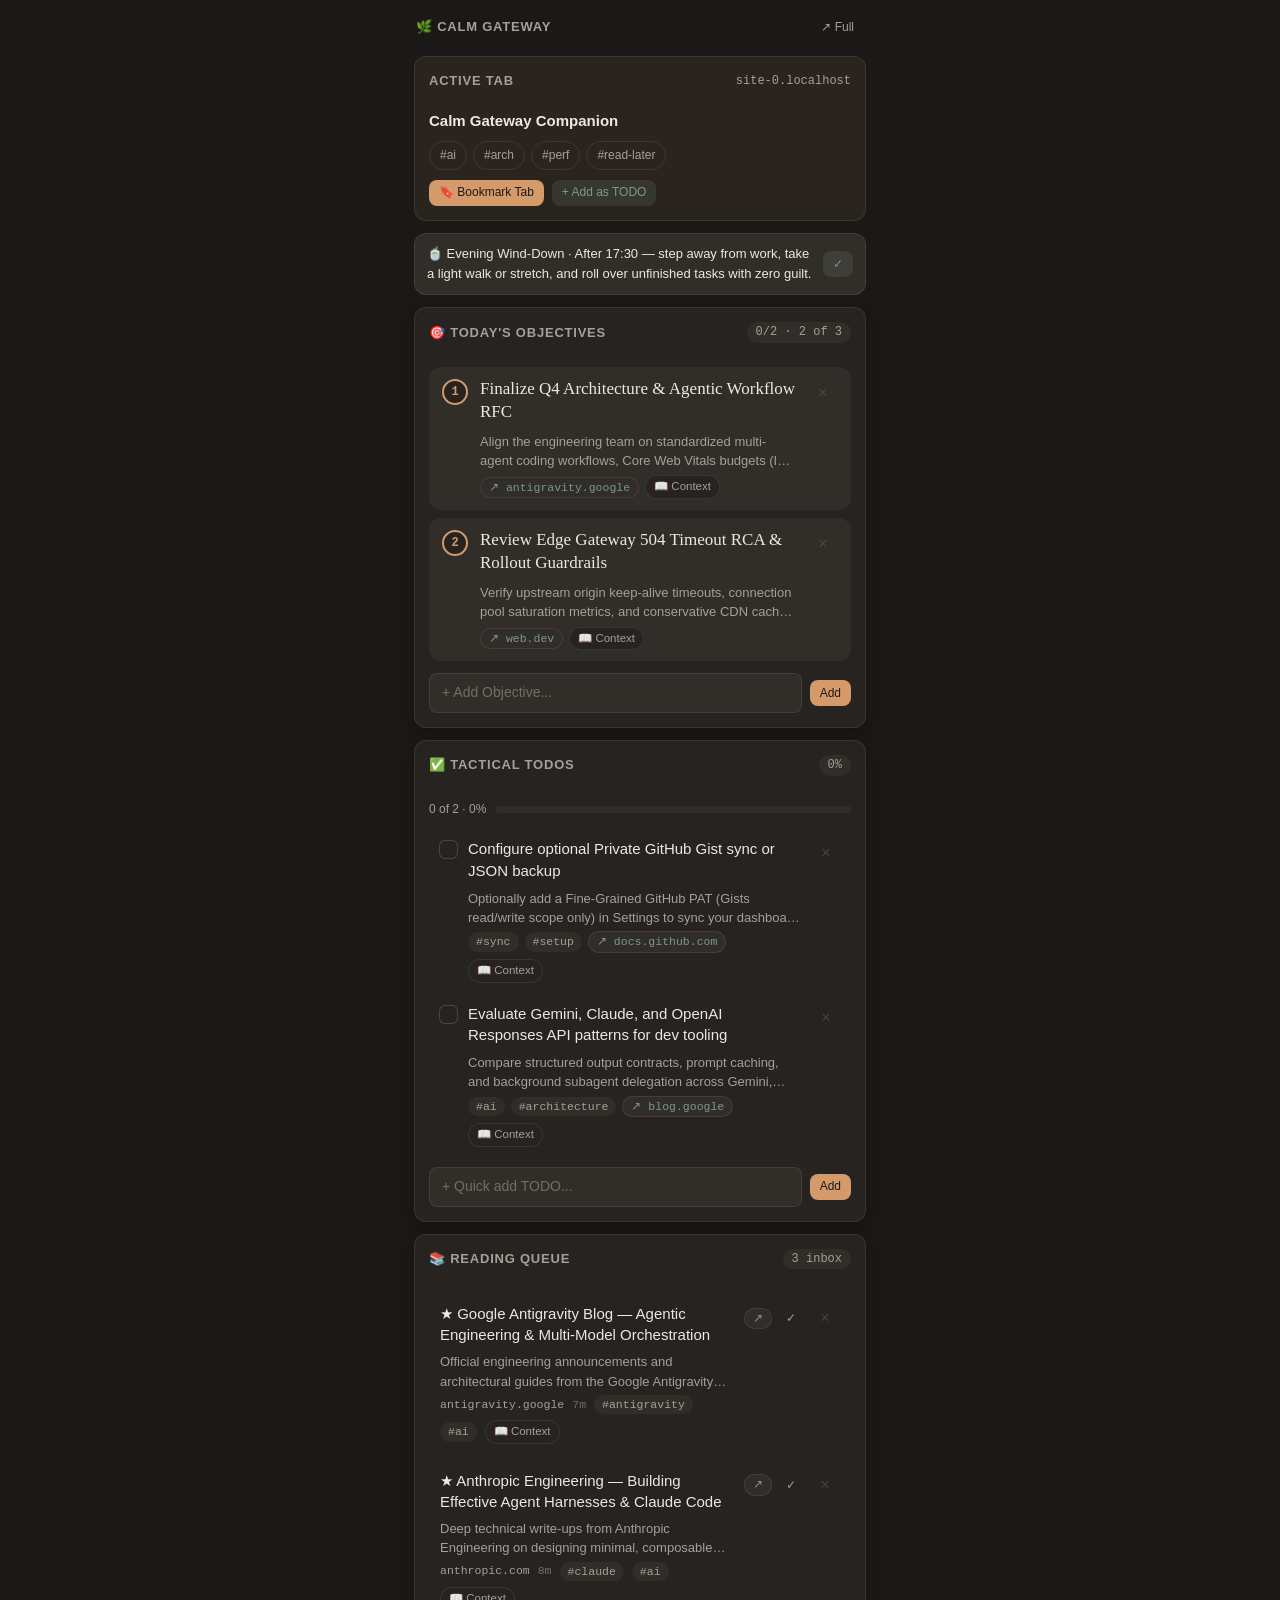
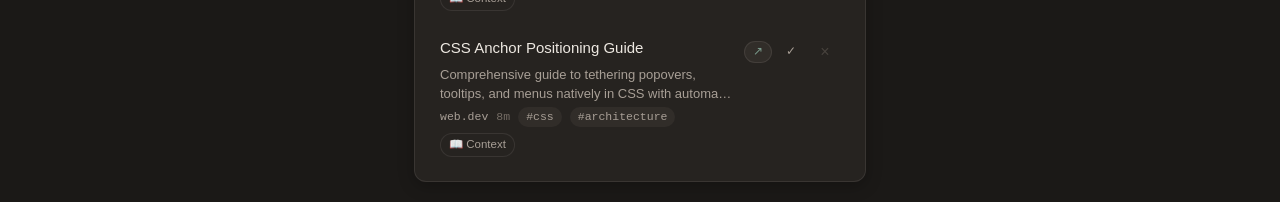
<file: sidepanel.html>
<!doctype html>
<html lang="en" data-view="sidepanel" data-mood="morning" data-theme="auto" data-focus="false">
<head>
  <meta charset="utf-8" />
  <meta name="viewport" content="width=device-width, initial-scale=1" />
  <title>Calm Gateway Companion</title>
  <link rel="stylesheet" href="css/tokens.css" />
  <link rel="stylesheet" href="css/layout.css" />
  <link rel="stylesheet" href="css/components.css" />
</head>
<body>
  <div class="sidepanel-shell" id="sidepanel-shell">
    <!-- Companion Header -->
    <header class="sidepanel-header">
      <h1 class="card-title" id="sp-brand-title">🌿 Calm Gateway</h1>
      <a
        class="btn btn-ghost btn-sm"
        id="sp-open-full-link"
        href="index.html"
        target="_blank"
        rel="noopener noreferrer"
        title="Open Full Calm Gateway in a new tab"
      >↗ Full</a>
    </header>

    <!-- Active Tab Hero Capture Card -->
    <section class="active-tab-hero" id="sp-active-tab-hero" aria-labelledby="sp-active-tab-heading">
      <div class="card-header">
        <span class="card-title" id="sp-active-tab-heading">Active Tab</span>
        <span class="active-tab-domain" id="sp-active-tab-domain">Checking tab…</span>
      </div>
      <h2 class="active-tab-title" id="sp-active-tab-title">Loading active browser tab…</h2>
      <div class="filter-pills" id="sp-active-tab-tags" role="group" aria-label="Quick capture tags">
        <button type="button" class="filter-pill" data-tag="ai" aria-pressed="false">#ai</button>
        <button type="button" class="filter-pill" data-tag="arch" aria-pressed="false">#arch</button>
        <button type="button" class="filter-pill" data-tag="perf" aria-pressed="false">#perf</button>
        <button type="button" class="filter-pill" data-tag="read-later" aria-pressed="false">#read-later</button>
      </div>
      <div class="active-tab-actions">
        <button type="button" class="btn btn-primary btn-sm" id="sp-bookmark-tab-btn">🔖 Bookmark Tab</button>
        <button type="button" class="btn btn-calm btn-sm" id="sp-todo-tab-btn">+ Add as TODO</button>
      </div>
    </section>

    <!-- Circadian Wellness Mini Strip -->
    <section class="wellness-mini-strip" id="sp-wellness-mini-strip" aria-label="Mindful wellness cue">
      <span id="sp-wellness-text">🌿 Mindful Stretch: Roll your shoulders gently.</span>
      <button type="button" class="btn btn-calm btn-sm" id="sp-wellness-done-btn" aria-label="Log mindful break" title="Log break taken">✓</button>
    </section>

    <!-- Today's Objectives ("The Big 3") -->
    <section class="card-panel" aria-labelledby="sp-objectives-heading">
      <div class="card-header">
        <h2 class="card-title" id="sp-objectives-heading">🎯 Today's Objectives</h2>
        <span class="card-badge" id="sp-objectives-badge">0 of 3</span>
      </div>
      <div class="card-body">
        <ul class="objective-list" id="sp-objective-list"></ul>
        <form class="quick-add-form" id="sp-objective-add-form">
          <input
            type="text"
            class="quick-input"
            id="sp-objective-input"
            placeholder="+ Add Objective..."
            aria-label="Add daily objective"
          />
          <button type="submit" class="btn btn-primary btn-sm">Add</button>
        </form>
      </div>
    </section>

    <!-- Tactical TODOs -->
    <section class="card-panel" aria-labelledby="sp-todos-heading">
      <div class="card-header">
        <h2 class="card-title" id="sp-todos-heading">✅ Tactical TODOs</h2>
        <span class="card-badge" id="sp-todos-badge">0%</span>
      </div>
      <div class="card-body">
        <div class="progress-strip">
          <span id="sp-todos-progress-label">0 of 0 · 0%</span>
          <div class="progress-bar-track" aria-hidden="true">
            <div class="progress-bar-fill" id="sp-todos-progress-fill"></div>
          </div>
        </div>
        <ul class="todo-list" id="sp-todo-list"></ul>
        <form class="quick-add-form" id="sp-todo-add-form">
          <input
            type="text"
            class="quick-input"
            id="sp-todo-input"
            placeholder="+ Quick add TODO..."
            aria-label="Quick add tactical TODO"
          />
          <button type="submit" class="btn btn-primary btn-sm">Add</button>
        </form>
      </div>
    </section>

    <!-- Reading Queue (Inbox Bookmarks) -->
    <section class="card-panel" aria-labelledby="sp-bookmarks-heading">
      <div class="card-header">
        <h2 class="card-title" id="sp-bookmarks-heading">📚 Reading Queue</h2>
        <span class="card-badge" id="sp-bookmarks-badge">0 inbox</span>
      </div>
      <div class="card-body">
        <ul class="bookmark-list" id="sp-bookmark-list"></ul>
      </div>
    </section>
  </div>

  <!-- Companion Context & Sources Reader Modal -->
  <dialog class="gateway-modal context-reader-modal" id="sp-context-modal" closedby="any" aria-labelledby="sp-ctx-title">
    <div class="modal-header">
      <span class="pill-badge" id="sp-ctx-badge">Context</span>
      <button type="button" class="btn btn-icon" id="sp-ctx-close-btn" aria-label="Close context view">✕</button>
    </div>
    <div class="modal-body">
      <h2 class="context-reader-headline" id="sp-ctx-title">Item Title</h2>
      <p class="context-prose" id="sp-ctx-prose"></p>
      <section class="context-section" id="sp-ctx-keypoints-wrap" hidden>
        <h3 class="context-section-label">✨ Key Takeaways</h3>
        <ul class="context-keypoints-list" id="sp-ctx-keypoints"></ul>
      </section>
      <section class="context-section">
        <h3 class="context-section-label">🔗 Sources</h3>
        <ul class="source-cards-list" id="sp-ctx-sources"></ul>
      </section>
    </div>
  </dialog>

  <!-- Polite ARIA Toast Region -->
  <div class="toast-region" id="sp-toast-region" aria-live="polite" aria-atomic="true"></div>

  <script type="module" src="js/sidepanel.js"></script>
</body>
</html>
</file>
<file: css/tokens.css>
/* ==========================================================================
   Custom Reading Dashboard — Circadian Design Tokens & Base Reset
   Biophilic Warm Studio Palette: Morning Warmth · Deep Work Flow · Evening Cedar
   ========================================================================== */

:root,
:root[data-mood="morning"] {
  color-scheme: light;

  /* Surfaces */
  --bg-canvas: #FAF6F0;
  --bg-shell-container: rgba(246, 241, 233, 0.88);
  --bg-surface: #FFFFFF;
  --bg-surface-glass: rgba(255, 255, 255, 0.94);
  --bg-subtle: #F2ECE1;
  --bg-wellness: #EBF3EE;
  --bg-wellness-glass: rgba(235, 243, 238, 0.95);
  --bg-elevated: #FFFFFF;
  --drop-marker-color: #C86D51;

  /* Text */
  --text-primary: #2B2623;
  --text-secondary: #6E655F;
  --text-muted: #9C928B;
  --text-on-accent: #FFFFFF;

  /* Accents & Status */
  --accent-primary: #C86D51;
  --accent-primary-hover: #B45C40;
  --accent-primary-soft: rgba(200, 109, 81, 0.12);
  --accent-calm: #4A6B5D;
  --accent-calm-soft: rgba(74, 107, 93, 0.12);
  --accent-danger: #B84A39;
  --accent-danger-soft: rgba(184, 74, 57, 0.12);
  --accent-warning: #C4843D;
  --accent-warning-soft: rgba(196, 132, 61, 0.14);

  /* Chrome & Geometry */
  --border-subtle: rgba(43, 38, 35, 0.08);
  --border-strong: rgba(43, 38, 35, 0.16);
  --shadow-card: 0 2px 10px rgba(43, 38, 35, 0.04);
  --shadow-modal: 0 18px 48px rgba(43, 38, 35, 0.16);
  --backdrop-overlay: rgba(43, 38, 35, 0.34);

  --radius-sm: 8px;
  --radius-md: 12px;
  --radius-lg: 16px;
  --radius-pill: 999px;

  /* Zero-Network Editorial & UI Font Stacks */
  --font-serif: 'Instrument Serif', 'Newsreader', 'Georgia', ui-serif, serif;
  --font-sans: 'Inter', -apple-system, BlinkMacSystemFont, 'SF Pro Text', 'Segoe UI', Roboto, sans-serif;
  --font-mono: 'JetBrains Mono', 'SF Mono', ui-monospace, SFMono-Regular, Menlo, monospace;

  /* Smooth Circadian Theme Transition */
  --transition-theme: background-color 400ms ease, color 400ms ease, border-color 400ms ease, box-shadow 400ms ease;

  /* Scrollbars */
  --scrollbar-thumb: rgba(43, 38, 35, 0.18);
  --scrollbar-thumb-hover: rgba(43, 38, 35, 0.32);
}

:root[data-mood="deep-work"] {
  color-scheme: light;

  --bg-canvas: #F3EFEA;
  --bg-shell-container: rgba(238, 233, 226, 0.88);
  --bg-surface: #FAF8F5;
  --bg-surface-glass: rgba(250, 248, 245, 0.94);
  --bg-subtle: #EAE4DC;
  --bg-wellness: #E8F0EC;
  --bg-wellness-glass: rgba(232, 240, 236, 0.95);
  --bg-elevated: #FFFFFF;
  --drop-marker-color: #4A6B5D;

  --text-primary: #26221F;
  --text-secondary: #68605A;
  --text-muted: #948B84;
  --text-on-accent: #FFFFFF;

  --accent-primary: #4A6B5D;
  --accent-primary-hover: #3D5A4E;
  --accent-primary-soft: rgba(74, 107, 93, 0.12);
  --accent-calm: #3E5C50;
  --accent-calm-soft: rgba(62, 92, 80, 0.13);
  --accent-danger: #B84A39;
  --accent-danger-soft: rgba(184, 74, 57, 0.12);
  --accent-warning: #C4843D;
  --accent-warning-soft: rgba(196, 132, 61, 0.14);

  --border-subtle: rgba(43, 38, 35, 0.07);
  --border-strong: rgba(43, 38, 35, 0.15);
  --shadow-card: 0 1px 4px rgba(43, 38, 35, 0.03);
  --shadow-modal: 0 18px 48px rgba(43, 38, 35, 0.14);
}

/* System Dark Preference when data-theme="auto" (or unset) */
@media (prefers-color-scheme: dark) {
  :root[data-theme="auto"],
  :root:not([data-theme]) {
    color-scheme: dark;

    --bg-canvas: #1B1917;
    --bg-shell-container: rgba(18, 16, 15, 0.84);
    --bg-surface: #262320;
    --bg-surface-glass: rgba(36, 33, 30, 0.94);
    --bg-subtle: #312D29;
    --bg-wellness: #2A241E;
    --bg-wellness-glass: rgba(42, 36, 30, 0.95);
    --bg-elevated: #2E2A26;
    --drop-marker-color: #D49A6A;

    --text-primary: #EDE8E1;
    --text-secondary: #A89F96;
    --text-muted: #756D65;
    --text-on-accent: #1B1917;

    --accent-primary: #D49A6A;
    --accent-primary-hover: #E0AA7B;
    --accent-primary-soft: rgba(212, 154, 106, 0.16);
    --accent-calm: #7A9A8B;
    --accent-calm-soft: rgba(122, 154, 139, 0.16);
    --accent-danger: #D96B59;
    --accent-danger-soft: rgba(217, 107, 89, 0.16);
    --accent-warning: #E0A458;
    --accent-warning-soft: rgba(224, 164, 88, 0.16);

    --border-subtle: rgba(237, 232, 225, 0.09);
    --border-strong: rgba(237, 232, 225, 0.18);
    --shadow-card: 0 4px 16px rgba(0, 0, 0, 0.25);
    --shadow-modal: 0 20px 56px rgba(0, 0, 0, 0.55);
    --backdrop-overlay: rgba(12, 10, 9, 0.62);

    --scrollbar-thumb: rgba(237, 232, 225, 0.16);
    --scrollbar-thumb-hover: rgba(237, 232, 225, 0.3);
  }
}

/* Evening Wind-Down (17:30+) & Explicit Dark Mode: Warm Cedar Night */
:root[data-mood="evening"],
:root[data-theme="dark"] {
  color-scheme: dark;

  --bg-canvas: #1B1917;
  --bg-shell-container: rgba(18, 16, 15, 0.84);
  --bg-surface: #262320;
  --bg-surface-glass: rgba(36, 33, 30, 0.94);
  --bg-subtle: #312D29;
  --bg-wellness: #2A241E;
  --bg-wellness-glass: rgba(42, 36, 30, 0.95);
  --bg-elevated: #2E2A26;
  --drop-marker-color: #D49A6A;

  --text-primary: #EDE8E1;
  --text-secondary: #A89F96;
  --text-muted: #756D65;
  --text-on-accent: #1B1917;

  --accent-primary: #D49A6A;
  --accent-primary-hover: #E0AA7B;
  --accent-primary-soft: rgba(212, 154, 106, 0.16);
  --accent-calm: #7A9A8B;
  --accent-calm-soft: rgba(122, 154, 139, 0.16);
  --accent-danger: #D96B59;
  --accent-danger-soft: rgba(217, 107, 89, 0.16);
  --accent-warning: #E0A458;
  --accent-warning-soft: rgba(224, 164, 88, 0.16);

  --border-subtle: rgba(237, 232, 225, 0.09);
  --border-strong: rgba(237, 232, 225, 0.18);
  --shadow-card: 0 4px 16px rgba(0, 0, 0, 0.25);
  --shadow-modal: 0 20px 56px rgba(0, 0, 0, 0.55);
  --backdrop-overlay: rgba(12, 10, 9, 0.62);

  --scrollbar-thumb: rgba(237, 232, 225, 0.16);
  --scrollbar-thumb-hover: rgba(237, 232, 225, 0.3);
}

/* Explicit Light Override during Evening Wind-Down: Warm Amber Cream */
:root[data-mood="evening"][data-theme="light"] {
  color-scheme: light;

  --bg-canvas: #FBF5EC;
  --bg-shell-container: rgba(248, 241, 230, 0.88);
  --bg-surface: #FFFDF9;
  --bg-surface-glass: rgba(255, 253, 249, 0.94);
  --bg-subtle: #F3E9DB;
  --bg-wellness: #F4EDE1;
  --bg-wellness-glass: rgba(244, 237, 225, 0.95);
  --bg-elevated: #FFFFFF;
  --drop-marker-color: #B86B3B;

  --text-primary: #2D2520;
  --text-secondary: #6F6258;
  --text-muted: #9D8F84;
  --text-on-accent: #FFFFFF;

  --accent-primary: #B86B3B;
  --accent-primary-hover: #9E592E;
  --accent-primary-soft: rgba(184, 107, 59, 0.13);
  --accent-calm: #4A6B5D;
  --accent-calm-soft: rgba(74, 107, 93, 0.12);
  --accent-danger: #B84A39;
  --accent-danger-soft: rgba(184, 74, 57, 0.12);
  --accent-warning: #C4843D;
  --accent-warning-soft: rgba(196, 132, 61, 0.14);

  --border-subtle: rgba(45, 37, 32, 0.08);
  --border-strong: rgba(45, 37, 32, 0.16);
  --shadow-card: 0 2px 10px rgba(45, 37, 32, 0.05);
  --shadow-modal: 0 18px 48px rgba(45, 37, 32, 0.16);
  --backdrop-overlay: rgba(45, 37, 32, 0.34);

  --scrollbar-thumb: rgba(45, 37, 32, 0.18);
  --scrollbar-thumb-hover: rgba(45, 37, 32, 0.32);
}

/* --------------------------------------------------------------------------
   Base Reset & Crisp Typography
   -------------------------------------------------------------------------- */

*,
*::before,
*::after {
  box-sizing: border-box;
}

html {
  font-family: var(--font-sans);
  font-size: 16px;
  line-height: 1.55;
  background-color: var(--bg-canvas);
  color: var(--text-primary);
  -webkit-font-smoothing: antialiased;
  -moz-osx-font-smoothing: grayscale;
  text-rendering: optimizeLegibility;
  transition: var(--transition-theme);
  scrollbar-width: thin;
  scrollbar-color: var(--scrollbar-thumb) transparent;
}

body {
  margin: 0;
  min-height: 100dvh;
  background-color: var(--bg-canvas);
  color: var(--text-primary);
  transition: var(--transition-theme);
}

h1,
h2,
h3,
h4,
p,
ul,
ol {
  margin-top: 0;
}

ul,
ol {
  padding-left: 0;
  list-style: none;
}

button,
input,
textarea,
select {
  font: inherit;
  color: inherit;
}

button {
  cursor: pointer;
}

a {
  color: inherit;
  text-decoration: none;
}

[hidden] {
  display: none !important;
}

.sr-only {
  position: absolute;
  width: 1px;
  height: 1px;
  padding: 0;
  margin: -1px;
  overflow: hidden;
  clip: rect(0, 0, 0, 0);
  white-space: nowrap;
  border: 0;
}

/* Accessible Focus Rings */
:focus-visible {
  outline: 2px solid var(--accent-primary);
  outline-offset: 2px;
}

/* Subtle Warm Scrollbars */
::-webkit-scrollbar {
  width: 8px;
  height: 8px;
}

::-webkit-scrollbar-track {
  background: transparent;
}

::-webkit-scrollbar-thumb {
  background-color: var(--scrollbar-thumb);
  border-radius: var(--radius-pill);
  border: 2px solid transparent;
  background-clip: content-box;
}

::-webkit-scrollbar-thumb:hover {
  background-color: var(--scrollbar-thumb-hover);
}

/* Respect Reduced Motion */
@media (prefers-reduced-motion: reduce) {
  *,
  *::before,
  *::after {
    animation-duration: 0.01ms !important;
    animation-iteration-count: 1 !important;
    transition-duration: 0.01ms !important;
    scroll-behavior: auto !important;
  }
}
</file>
<file: css/layout.css>
/* ==========================================================================
   Custom Reading Dashboard — Zero-CLS Responsive Layout & Viewport Shells
   Supports: Desktop New Tab (>=1024px), iPad (768-1023px),
             Mobile PWA (<=767px), and Chrome Side Panel ([data-view="sidepanel"])
   ========================================================================== */

/* --------------------------------------------------------------------------
   0. Circadian Nerdy Wallpaper Layer & Frosted Glass Surfaces
   -------------------------------------------------------------------------- */

.gateway-bg-layer {
  position: fixed;
  inset: 0;
  z-index: 0;
  pointer-events: none;
  overflow: hidden;
}

.gateway-bg-layer[hidden] {
  display: none !important;
}

.gateway-bg-img {
  width: 100%;
  height: 100%;
  object-fit: cover;
  object-position: center;
  display: block;
  transition: opacity 480ms ease, filter 480ms ease;
}

.gateway-bg-img.is-pixel-art {
  image-rendering: pixelated;
  image-rendering: crisp-edges;
}

.gateway-bg-tint {
  position: absolute;
  inset: 0;
  pointer-events: none;
  transition: background 480ms ease;
}

[data-bg-glass="true"] .card-panel,
[data-bg-glass="true"] .discovery-drawer,
[data-bg-glass="true"] .layout-customize-bar,
[data-bg-glass="true"] .gateway-header {
  background-color: var(--bg-surface-glass);
  -webkit-backdrop-filter: blur(16px) saturate(1.1);
  backdrop-filter: blur(16px) saturate(1.1);
  border-color: var(--border-strong);
}

[data-bg-glass="true"] .wellness-pill,
[data-bg-glass="true"] .evening-guardian-banner {
  background-color: var(--bg-wellness-glass);
  -webkit-backdrop-filter: blur(14px) saturate(1.08);
  backdrop-filter: blur(14px) saturate(1.08);
}

/* --------------------------------------------------------------------------
   1. Outer Gateway Shell (Desktop New Tab & PWA)
   -------------------------------------------------------------------------- */

.gateway-shell {
  position: relative;
  z-index: 1;
  width: 100%;
  max-width: 1440px;
  margin: 0 auto;
  padding: 24px 32px 56px;
  min-height: 100dvh;
  display: flex;
  flex-direction: column;
  gap: 20px;
}

[data-bg-active="true"] .gateway-shell {
  width: min(1440px, calc(100% - 28px));
  margin: 14px auto 52px;
  min-height: calc(100dvh - 28px);
  background-color: var(--bg-shell-container);
  border: 1px solid var(--border-strong);
  border-radius: 22px;
  box-shadow: 0 24px 64px rgba(0, 0, 0, 0.34);
}

/* --------------------------------------------------------------------------
   2. Top Mindful Header
   -------------------------------------------------------------------------- */

.gateway-header {
  display: grid;
  grid-template-columns: minmax(220px, 1fr) auto minmax(220px, auto);
  align-items: center;
  gap: 16px 20px;
  min-height: 68px;
  padding: 14px 18px;
  border-radius: var(--radius-lg);
  background-color: var(--bg-surface);
  border: 1px solid var(--border-subtle);
  box-shadow: var(--shadow-card);
  transition: var(--transition-theme);
}

.header-greeting-group {
  display: flex;
  flex-direction: column;
  gap: 4px;
  min-width: 0;
}

.header-greeting-row {
  display: flex;
  align-items: baseline;
  flex-wrap: wrap;
  gap: 8px 12px;
}

.header-greeting {
  margin: 0;
  font-family: var(--font-serif);
  font-size: clamp(1.35rem, 2vw, 1.75rem);
  font-weight: 500;
  line-height: 1.2;
  letter-spacing: -0.02em;
  color: var(--text-primary);
}

.header-date {
  font-size: 0.8125rem;
  font-weight: 500;
  color: var(--text-secondary);
  white-space: nowrap;
}

.header-quote {
  margin: 0;
  font-size: 0.875rem;
  color: var(--text-secondary);
  font-style: italic;
  max-width: 52ch;
  overflow: hidden;
  text-overflow: ellipsis;
  white-space: nowrap;
}

.header-controls {
  display: flex;
  align-items: center;
  justify-content: flex-end;
  flex-wrap: wrap;
  gap: 8px;
}

/* --------------------------------------------------------------------------
   3. Evening Guardian Anti-Overwork Banner
   -------------------------------------------------------------------------- */

.evening-guardian-banner {
  display: none;
  align-items: center;
  justify-content: space-between;
  flex-wrap: wrap;
  gap: 14px 20px;
  padding: 18px 22px;
  border-radius: var(--radius-lg);
  background-color: var(--bg-wellness);
  border: 1px solid var(--border-subtle);
  box-shadow: var(--shadow-card);
  transition: var(--transition-theme);
}

.evening-guardian-banner.is-visible,
[data-mood="evening"] .evening-guardian-banner:not([hidden]) {
  display: flex;
}

.evening-guardian-content {
  display: flex;
  flex-direction: column;
  gap: 4px;
  max-width: 68ch;
}

.evening-guardian-title {
  margin: 0;
  font-size: 0.875rem;
  font-weight: 600;
  letter-spacing: 0.04em;
  text-transform: uppercase;
  color: var(--accent-primary);
}

.evening-guardian-text {
  margin: 0;
  font-size: 0.9375rem;
  color: var(--text-primary);
  line-height: 1.5;
}

.evening-guardian-actions {
  display: flex;
  align-items: center;
  flex-wrap: wrap;
  gap: 10px;
}

/* --------------------------------------------------------------------------
   4. Customizable 4-Zone Workspace (Top, Left, Right, Bottom) & Drag Markers
   -------------------------------------------------------------------------- */

html.is-dragging-widget,
html.is-dragging-widget * {
  cursor: grabbing !important;
}

.widget-zone-wide {
  display: flex;
  flex-direction: column;
  gap: 20px;
  min-width: 0;
  position: relative;
}

.widget-zone-wide:empty {
  display: none;
}

[data-layout-edit="true"] .widget-zone-wide:empty,
html.is-dragging-widget .widget-zone-wide:empty {
  display: flex;
}

.widget-zone {
  position: relative;
}

[data-layout-edit="true"] .widget-zone:empty::before,
html.is-dragging-widget .widget-zone:empty::before {
  content: attr(data-zone-placeholder);
  display: flex;
  align-items: center;
  justify-content: center;
  min-height: 84px;
  padding: 16px;
  border-radius: var(--radius-lg);
  border: 2px dashed var(--border-strong);
  background-color: var(--bg-surface-glass);
  color: var(--text-secondary);
  font-size: 0.8125rem;
  font-weight: 500;
  text-align: center;
}

.widget-zone.is-drop-zone-hover {
  outline: 2px dashed var(--accent-primary);
  outline-offset: 6px;
  border-radius: var(--radius-lg);
}

.widget-zone[data-drop]::after {
  content: "";
  position: fixed;
  pointer-events: none;
  left: var(--drop-x, 0px);
  top: var(--drop-y, 0px);
  width: var(--drop-w, 200px);
  height: 4px;
  border-radius: var(--radius-pill);
  background-color: var(--drop-marker-color);
  box-shadow: 0 0 0 4px var(--accent-primary-soft);
  z-index: 70;
}

.gateway-grid {
  display: grid;
  grid-template-columns: minmax(0, 1.05fr) minmax(0, 0.95fr);
  gap: 20px;
  align-items: start;
  flex: 1 0 auto;
}

html:not([data-layout-edit="true"]):not(.is-dragging-widget) .gateway-grid:has(.col-execution:empty) {
  grid-template-columns: minmax(0, 1fr);
}

html:not([data-layout-edit="true"]):not(.is-dragging-widget) .gateway-grid:has(.col-execution:empty) .col-execution {
  display: none;
}

html:not([data-layout-edit="true"]):not(.is-dragging-widget) .gateway-grid:has(.col-knowledge:empty) {
  grid-template-columns: minmax(0, 1fr);
}

html:not([data-layout-edit="true"]):not(.is-dragging-widget) .gateway-grid:has(.col-knowledge:empty) .col-knowledge {
  display: none;
}

html:not([data-layout-edit="true"]):not(.is-dragging-widget) .gateway-grid:has(.col-execution:empty):has(.col-knowledge:empty) {
  display: none;
}

.col-execution,
.col-knowledge {
  display: flex;
  flex-direction: column;
  gap: 20px;
  min-width: 0;
  transition: opacity 300ms ease;
}

/* Zero-CLS Reserved Minimum Heights for Async Lists */
.gateway-grid .card-panel {
  min-height: 180px;
}

.objective-list {
  min-height: 88px;
}

.todo-list {
  min-height: 112px;
}

.digest-list {
  min-height: 120px;
}

.bookmark-list {
  min-height: 120px;
}

/* --------------------------------------------------------------------------
   5. Focus Mode ([data-focus="true"])
   -------------------------------------------------------------------------- */

[data-focus="true"] .discovery-drawer {
  max-height: 0;
  min-height: 0;
  padding-top: 0;
  padding-bottom: 0;
  margin-top: -12px;
  opacity: 0;
  overflow: hidden;
  border-color: transparent;
  pointer-events: none;
}

[data-focus="true"] .focus-hide,
[data-focus="true"] [data-focus-hide="true"] {
  display: none !important;
}

[data-focus="true"] .col-knowledge {
  opacity: 0.52;
}

[data-focus="true"] .col-knowledge:hover,
[data-focus="true"] .col-knowledge:focus-within {
  opacity: 1;
}

/* --------------------------------------------------------------------------
   6. Bottom Collapsible Discovery Stream Drawer
   -------------------------------------------------------------------------- */

.discovery-drawer {
  background-color: var(--bg-surface);
  border: 1px solid var(--border-subtle);
  border-radius: var(--radius-lg);
  box-shadow: var(--shadow-card);
  padding: 16px 20px 20px;
  min-height: 220px;
  transition: var(--transition-theme), max-height 320ms ease, opacity 260ms ease, padding 260ms ease;
}

.discovery-drawer-header {
  display: flex;
  align-items: center;
  justify-content: space-between;
  flex-wrap: wrap;
  gap: 12px;
}

.discovery-drawer-title-group {
  display: flex;
  align-items: center;
  flex-wrap: wrap;
  gap: 10px 14px;
  min-width: 0;
}

.discovery-drawer-actions {
  display: flex;
  align-items: center;
  flex-wrap: wrap;
  gap: 8px;
}

.discovery-drawer.is-collapsed {
  min-height: 48px;
  padding: 10px 20px;
}

.discovery-drawer.is-collapsed .discovery-cards-grid,
.discovery-drawer.is-collapsed .discovery-drawer-body {
  display: none;
}

.discovery-cards-grid {
  display: grid;
  grid-template-columns: repeat(auto-fill, minmax(280px, 1fr));
  gap: 14px;
  margin-top: 14px;
  min-height: 132px;
}

/* --------------------------------------------------------------------------
   7. Mobile Bottom Tab Bar (Hidden on Desktop/Tablet)
   -------------------------------------------------------------------------- */

.mobile-tab-bar {
  display: none;
}

/* --------------------------------------------------------------------------
   8. Chrome Side Panel Shell ([data-view="sidepanel"])
   -------------------------------------------------------------------------- */

[data-view="sidepanel"] .gateway-shell,
.sidepanel-shell {
  width: 100%;
  max-width: 480px;
  margin: 0 auto;
  padding: 12px 14px 20px;
  min-height: 100dvh;
  display: flex;
  flex-direction: column;
  gap: 12px;
}

[data-view="sidepanel"] .mobile-tab-bar {
  display: none;
}

.sidepanel-header {
  display: flex;
  align-items: center;
  justify-content: space-between;
  gap: 10px;
  padding: 2px 2px 4px;
}

.sidepanel-shell .card-panel {
  padding: 14px;
  min-height: 0;
  border-radius: var(--radius-md);
}

.sidepanel-shell .card-header {
  margin-bottom: 10px;
}

.sidepanel-shell .objective-list,
.sidepanel-shell .todo-list,
.sidepanel-shell .bookmark-list {
  min-height: 0;
}

/* --------------------------------------------------------------------------
   9. Responsive Breakpoints
   -------------------------------------------------------------------------- */

/* Compact Desktop / Large Tablet: wrap header cleanly */
@media (max-width: 1180px) {
  .gateway-header {
    grid-template-columns: minmax(0, 1fr) auto;
  }

  .gateway-header .wellness-pill {
    grid-column: 1 / -1;
    justify-self: start;
    order: 3;
  }
}

/* iPad / Tablet (768px - 1023px) */
@media (max-width: 1023px) {
  .gateway-shell {
    padding: 20px 22px;
    gap: 16px;
  }

  .gateway-grid {
    grid-template-columns: minmax(0, 1fr) minmax(0, 1fr);
    gap: 16px;
  }
}

/* Mobile / iPhone PWA (<= 767px) */
@media (max-width: 767px) {
  .gateway-shell {
    padding: 14px 16px calc(84px + env(safe-area-inset-bottom, 0px));
    gap: 14px;
  }

  .gateway-header {
    grid-template-columns: minmax(0, 1fr);
    gap: 10px;
    min-height: 0;
  }

  .header-quote {
    white-space: normal;
  }

  .header-controls {
    justify-content: flex-start;
  }

  .gateway-grid {
    grid-template-columns: minmax(0, 1fr);
    gap: 14px;
  }

  .gateway-grid .card-panel {
    min-height: 0;
  }

  .discovery-drawer {
    padding: 14px 16px;
    min-height: 0;
  }

  .discovery-cards-grid {
    grid-template-columns: minmax(0, 1fr);
    min-height: 0;
  }

  /* Mobile Section Tab Filtering (disabled during Layout Customize mode so all zones are visible) */
  html:not([data-layout-edit="true"])[data-active-tab="focus"] [data-mobile-section]:not([data-mobile-section="focus"]),
  html:not([data-layout-edit="true"])[data-active-tab="digest"] [data-mobile-section]:not([data-mobile-section="digest"]),
  html:not([data-layout-edit="true"])[data-active-tab="queue"] [data-mobile-section]:not([data-mobile-section="queue"]),
  html:not([data-layout-edit="true"])[data-active-tab="feed"] [data-mobile-section]:not([data-mobile-section="feed"]) {
    display: none;
  }

  html:not([data-layout-edit="true"])[data-active-tab="focus"] .col-knowledge:not(:has([data-mobile-section="focus"])),
  html:not([data-layout-edit="true"])[data-active-tab="digest"] .col-execution:not(:has([data-mobile-section="digest"])),
  html:not([data-layout-edit="true"])[data-active-tab="queue"] .col-execution:not(:has([data-mobile-section="queue"])),
  html:not([data-layout-edit="true"])[data-active-tab="feed"] .gateway-grid:not(:has([data-mobile-section="feed"])) {
    display: none;
  }

  [data-active-tab="feed"] .discovery-drawer.is-collapsed .discovery-cards-grid,
  [data-active-tab="feed"] .discovery-drawer.is-collapsed .discovery-drawer-body {
    display: grid;
  }

  /* Sticky Bottom Tab Bar with iOS Safe Area */
  .mobile-tab-bar {
    display: grid;
    grid-template-columns: repeat(4, minmax(0, 1fr));
    gap: 6px;
    position: fixed;
    left: 0;
    right: 0;
    bottom: 0;
    z-index: 40;
    padding: 8px 12px calc(8px + env(safe-area-inset-bottom, 0px));
    background-color: var(--bg-surface);
    border-top: 1px solid var(--border-subtle);
    box-shadow: 0 -4px 20px rgba(43, 38, 35, 0.08);
    transition: var(--transition-theme);
  }
}
</file>
<file: css/components.css>
/* ==========================================================================
   Custom Reading Dashboard — Warm Studio Components, Micro-Interactions & Modals
   ========================================================================== */

/* --------------------------------------------------------------------------
   1. Card Panels
   -------------------------------------------------------------------------- */

.card-panel {
  background-color: var(--bg-surface);
  border: 1px solid var(--border-subtle);
  border-radius: var(--radius-lg);
  box-shadow: var(--shadow-card);
  padding: 20px 22px;
  display: flex;
  flex-direction: column;
  gap: 14px;
  transition: var(--transition-theme);
}

.card-header {
  display: flex;
  align-items: center;
  justify-content: space-between;
  flex-wrap: wrap;
  gap: 10px;
}

.card-title {
  margin: 0;
  font-size: 0.8125rem;
  font-weight: 600;
  letter-spacing: 0.06em;
  text-transform: uppercase;
  color: var(--text-secondary);
  display: inline-flex;
  align-items: center;
  gap: 8px;
}

.card-badge {
  display: inline-flex;
  align-items: center;
  gap: 4px;
  padding: 2px 9px;
  border-radius: var(--radius-pill);
  background-color: var(--bg-subtle);
  color: var(--text-secondary);
  font-family: var(--font-mono);
  font-size: 0.75rem;
  font-weight: 500;
  line-height: 1.4;
}

.card-body {
  display: flex;
  flex-direction: column;
  gap: 12px;
}

.card-footer {
  display: flex;
  align-items: center;
  justify-content: space-between;
  flex-wrap: wrap;
  gap: 8px 12px;
  padding-top: 10px;
  border-top: 1px solid var(--border-subtle);
}

/* --------------------------------------------------------------------------
   2. Wellness Pill & Side Panel Hero / Mini Strip
   -------------------------------------------------------------------------- */

.wellness-pill {
  display: inline-flex;
  align-items: center;
  flex-wrap: wrap;
  gap: 8px 12px;
  padding: 7px 10px 7px 14px;
  border-radius: var(--radius-pill);
  background-color: var(--bg-wellness);
  border: 1px solid var(--border-subtle);
  color: var(--text-primary);
  font-size: 0.8125rem;
  line-height: 1.35;
  max-width: 100%;
  transition: var(--transition-theme), transform 220ms ease;
}

.wellness-pill.is-celebrating {
  box-shadow: 0 0 0 4px var(--accent-calm-soft);
}

.wellness-pill-text {
  display: inline-flex;
  align-items: center;
  gap: 6px;
  min-width: 0;
}

.wellness-pill-actions {
  display: inline-flex;
  align-items: center;
  gap: 4px;
}

.active-tab-hero {
  background-color: var(--bg-wellness);
  border: 1px solid var(--border-subtle);
  border-radius: var(--radius-md);
  padding: 14px;
  display: flex;
  flex-direction: column;
  gap: 10px;
  transition: var(--transition-theme);
}

.active-tab-title {
  margin: 0;
  font-size: 0.9375rem;
  font-weight: 550;
  line-height: 1.35;
  color: var(--text-primary);
  display: -webkit-box;
  -webkit-line-clamp: 2;
  -webkit-box-orient: vertical;
  overflow: hidden;
}

.active-tab-domain {
  font-family: var(--font-mono);
  font-size: 0.75rem;
  color: var(--text-secondary);
}

.active-tab-actions {
  display: flex;
  flex-wrap: wrap;
  gap: 8px;
}

.wellness-mini-strip {
  display: flex;
  align-items: center;
  justify-content: space-between;
  gap: 10px;
  padding: 10px 12px;
  border-radius: var(--radius-md);
  background-color: var(--bg-subtle);
  border: 1px solid var(--border-subtle);
  font-size: 0.8125rem;
  color: var(--text-primary);
  transition: var(--transition-theme);
}

/* --------------------------------------------------------------------------
   3. Tactile Buttons
   -------------------------------------------------------------------------- */

.btn {
  display: inline-flex;
  align-items: center;
  justify-content: center;
  gap: 6px;
  padding: 7px 13px;
  min-height: 32px;
  border-radius: var(--radius-sm);
  border: 1px solid var(--border-subtle);
  background-color: var(--bg-surface);
  color: var(--text-primary);
  font-size: 0.8125rem;
  font-weight: 500;
  line-height: 1.25;
  white-space: nowrap;
  transition: background-color 180ms ease, color 180ms ease, border-color 180ms ease, transform 140ms ease, box-shadow 180ms ease;
}

.btn:hover {
  background-color: var(--bg-subtle);
  border-color: var(--border-strong);
}

.btn:active {
  transform: translateY(1px);
}

.btn:disabled {
  opacity: 0.5;
  cursor: not-allowed;
  transform: none;
}

.btn-primary {
  background-color: var(--accent-primary);
  border-color: transparent;
  color: var(--text-on-accent);
}

.btn-primary:hover {
  background-color: var(--accent-primary-hover);
  border-color: transparent;
}

.btn-calm {
  background-color: var(--accent-calm-soft);
  border-color: transparent;
  color: var(--accent-calm);
}

.btn-calm:hover {
  background-color: var(--accent-calm);
  color: var(--text-on-accent);
}

.btn-ghost {
  background-color: transparent;
  border-color: transparent;
  color: var(--text-secondary);
  padding: 5px 9px;
  min-height: 28px;
}

.btn-ghost:hover {
  background-color: var(--bg-subtle);
  color: var(--text-primary);
  border-color: transparent;
}

.btn-icon {
  padding: 6px;
  min-width: 32px;
  min-height: 32px;
  border-radius: var(--radius-sm);
  background-color: transparent;
  border: 1px solid transparent;
  color: var(--text-secondary);
}

.btn-icon:hover {
  background-color: var(--bg-subtle);
  border-color: var(--border-subtle);
  color: var(--text-primary);
}

.btn-sm {
  padding: 4px 9px;
  min-height: 26px;
  font-size: 0.75rem;
}

/* [×] Remove Button — subtle at rest, clear on hover/focus, always visible on touch */
.btn-remove {
  display: inline-flex;
  align-items: center;
  justify-content: center;
  min-width: 30px;
  min-height: 30px;
  padding: 0;
  border: none;
  border-radius: var(--radius-sm);
  background: transparent;
  color: var(--text-muted);
  font-size: 1rem;
  line-height: 1;
  opacity: 0.42;
  flex-shrink: 0;
  transition: opacity 160ms ease, background-color 160ms ease, color 160ms ease;
}

.objective-item:hover .btn-remove,
.objective-item:focus-within .btn-remove,
.todo-item:hover .btn-remove,
.todo-item:focus-within .btn-remove,
.digest-item:hover .btn-remove,
.digest-item:focus-within .btn-remove,
.bookmark-item:hover .btn-remove,
.bookmark-item:focus-within .btn-remove,
.rss-card:hover .btn-remove,
.rss-card:focus-within .btn-remove,
.btn-remove:hover,
.btn-remove:focus-visible {
  opacity: 1;
}

.btn-remove:hover,
.btn-remove:focus-visible {
  background-color: var(--accent-danger-soft);
  color: var(--accent-danger);
}

@media (hover: none) {
  .btn-remove {
    opacity: 0.85;
    min-width: 34px;
    min-height: 34px;
  }
}

/* --------------------------------------------------------------------------
   4. Pills, Channel Badges, Tags, External Links & Filters
   -------------------------------------------------------------------------- */

.pill-badge {
  display: inline-flex;
  align-items: center;
  gap: 5px;
  padding: 3px 10px;
  border-radius: var(--radius-pill);
  background-color: var(--bg-subtle);
  border: 1px solid var(--border-subtle);
  color: var(--text-secondary);
  font-size: 0.75rem;
  font-weight: 500;
  line-height: 1.35;
}

.pill-badge[data-status="decision"],
.pill-badge.is-calm {
  background-color: var(--accent-calm-soft);
  color: var(--accent-calm);
  border-color: transparent;
}

.pill-badge[data-status="action"],
.pill-badge.is-warning {
  background-color: var(--accent-warning-soft);
  color: var(--accent-warning);
  border-color: transparent;
}

.pill-badge[data-status="incident"],
.pill-badge.is-danger {
  background-color: var(--accent-danger-soft);
  color: var(--accent-danger);
  border-color: transparent;
}

.channel-badge {
  display: inline-flex;
  align-items: center;
  padding: 2px 8px;
  border-radius: var(--radius-sm);
  background-color: var(--accent-primary-soft);
  color: var(--accent-primary);
  font-family: var(--font-mono);
  font-size: 0.75rem;
  font-weight: 500;
  line-height: 1.35;
}

.tag-pill {
  display: inline-flex;
  align-items: center;
  padding: 2px 8px;
  border-radius: var(--radius-pill);
  background-color: var(--bg-subtle);
  color: var(--text-secondary);
  font-family: var(--font-mono);
  font-size: 0.71875rem;
  font-weight: 500;
  line-height: 1.35;
}

.link-pill {
  display: inline-flex;
  align-items: center;
  gap: 4px;
  padding: 2px 8px;
  border-radius: var(--radius-pill);
  background-color: var(--bg-subtle);
  border: 1px solid var(--border-subtle);
  color: var(--accent-calm);
  font-family: var(--font-mono);
  font-size: 0.71875rem;
  font-weight: 500;
  line-height: 1.35;
  max-width: 220px;
  overflow: hidden;
  text-overflow: ellipsis;
  white-space: nowrap;
  transition: background-color 160ms ease, border-color 160ms ease, color 160ms ease;
}

.link-pill:hover {
  background-color: var(--accent-calm-soft);
  border-color: var(--accent-calm);
}

.filter-pills {
  display: flex;
  align-items: center;
  flex-wrap: wrap;
  gap: 6px;
}

.filter-pill {
  display: inline-flex;
  align-items: center;
  gap: 4px;
  padding: 4px 10px;
  min-height: 28px;
  border-radius: var(--radius-pill);
  border: 1px solid var(--border-subtle);
  background-color: transparent;
  color: var(--text-secondary);
  font-size: 0.75rem;
  font-weight: 500;
  transition: background-color 160ms ease, color 160ms ease, border-color 160ms ease;
}

.filter-pill:hover {
  background-color: var(--bg-subtle);
  color: var(--text-primary);
}

.filter-pill.is-active {
  background-color: var(--accent-primary);
  border-color: var(--accent-primary);
  color: var(--text-on-accent);
}

/* --------------------------------------------------------------------------
   5. Daily Objectives ("The Big 3")
   -------------------------------------------------------------------------- */

.objective-list {
  display: flex;
  flex-direction: column;
  gap: 8px;
  margin: 0;
}

.objective-item {
  display: flex;
  align-items: flex-start;
  gap: 12px;
  padding: 10px 12px;
  border-radius: var(--radius-md);
  background-color: var(--bg-subtle);
  border: 1px solid transparent;
  transition: background-color 180ms ease, border-color 180ms ease, opacity 200ms ease;
}

.objective-item:hover {
  border-color: var(--border-subtle);
}

.objective-circle {
  flex-shrink: 0;
  width: 26px;
  height: 26px;
  margin-top: 1px;
  border-radius: 50%;
  border: 2px solid var(--accent-primary);
  background-color: var(--bg-surface);
  color: var(--accent-primary);
  font-family: var(--font-mono);
  font-size: 0.75rem;
  font-weight: 600;
  display: inline-flex;
  align-items: center;
  justify-content: center;
  transition: background-color 200ms ease, border-color 200ms ease, color 200ms ease, transform 160ms ease;
}

.objective-circle:hover {
  transform: scale(1.06);
  background-color: var(--accent-primary-soft);
}

.objective-content {
  flex: 1 1 auto;
  min-width: 0;
  display: flex;
  flex-direction: column;
  gap: 5px;
}

.objective-title {
  font-family: var(--font-serif);
  font-size: 1.0625rem;
  font-weight: 500;
  line-height: 1.35;
  color: var(--text-primary);
  word-break: break-word;
  transition: color 200ms ease;
}

.objective-meta {
  display: flex;
  align-items: center;
  flex-wrap: wrap;
  gap: 6px;
}

.objective-item.is-completed {
  opacity: 0.72;
}

.objective-item.is-completed .objective-circle {
  background-color: var(--accent-calm);
  border-color: var(--accent-calm);
  color: var(--text-on-accent);
}

.objective-item.is-completed .objective-title {
  text-decoration: line-through;
  text-decoration-color: var(--text-muted);
  color: var(--text-muted);
}

/* --------------------------------------------------------------------------
   6. Progress Strip & Tactical TODOs
   -------------------------------------------------------------------------- */

.progress-strip {
  display: flex;
  align-items: center;
  gap: 10px;
  font-size: 0.75rem;
  color: var(--text-secondary);
}

.progress-bar-track {
  flex: 1 1 auto;
  height: 7px;
  border-radius: var(--radius-pill);
  background-color: var(--bg-subtle);
  overflow: hidden;
}

.progress-bar-fill {
  height: 100%;
  width: 0%;
  border-radius: var(--radius-pill);
  background: linear-gradient(90deg, var(--accent-primary), var(--accent-calm));
  transition: width 320ms cubic-bezier(0.22, 1, 0.36, 1);
}

.todo-list {
  display: flex;
  flex-direction: column;
  gap: 4px;
  margin: 0;
}

.todo-item {
  display: flex;
  align-items: flex-start;
  gap: 10px;
  padding: 8px 10px;
  border-radius: var(--radius-sm);
  transition: background-color 160ms ease, opacity 180ms ease;
}

.todo-item:hover {
  background-color: var(--bg-subtle);
}

.tactile-checkbox {
  appearance: none;
  -webkit-appearance: none;
  flex-shrink: 0;
  width: 19px;
  height: 19px;
  margin: 2px 0 0;
  border-radius: 6px;
  border: 1.75px solid var(--border-strong);
  background-color: var(--bg-surface);
  display: inline-grid;
  place-content: center;
  cursor: pointer;
  transition: background-color 160ms ease, border-color 160ms ease, transform 120ms ease;
}

.tactile-checkbox:hover {
  border-color: var(--accent-calm);
}

.tactile-checkbox::after {
  content: "";
  width: 9px;
  height: 5px;
  border-left: 2px solid var(--text-on-accent);
  border-bottom: 2px solid var(--text-on-accent);
  transform: rotate(-45deg) scale(0);
  margin-top: -2px;
  transition: transform 140ms ease;
}

.tactile-checkbox:checked {
  background-color: var(--accent-calm);
  border-color: var(--accent-calm);
}

.tactile-checkbox:checked::after {
  transform: rotate(-45deg) scale(1);
}

.todo-content {
  flex: 1 1 auto;
  min-width: 0;
  display: flex;
  flex-direction: column;
  gap: 4px;
}

.todo-text {
  font-size: 0.9375rem;
  font-weight: 450;
  line-height: 1.45;
  color: var(--text-primary);
  word-break: break-word;
}

.todo-meta {
  display: flex;
  align-items: center;
  flex-wrap: wrap;
  gap: 6px;
}

.todo-item.is-completed {
  opacity: 0.65;
}

.todo-item.is-completed .todo-text {
  text-decoration: line-through;
  text-decoration-color: var(--text-muted);
  color: var(--text-muted);
}

/* --------------------------------------------------------------------------
   7. Daily Digest & Team Pulse
   -------------------------------------------------------------------------- */

.digest-list {
  display: flex;
  flex-direction: column;
  gap: 10px;
  margin: 0;
}

.digest-item {
  display: flex;
  flex-direction: column;
  gap: 8px;
  padding: 12px 14px;
  border-radius: var(--radius-md);
  background-color: var(--bg-subtle);
  border: 1px solid transparent;
  transition: border-color 160ms ease, background-color 160ms ease;
}

.digest-item:hover {
  border-color: var(--border-subtle);
}

.digest-item-top {
  display: flex;
  align-items: center;
  justify-content: space-between;
  gap: 8px;
}

.digest-badges {
  display: flex;
  align-items: center;
  flex-wrap: wrap;
  gap: 6px;
}

.digest-headline {
  margin: 0;
  font-size: 0.9375rem;
  font-weight: 550;
  line-height: 1.4;
  color: var(--text-primary);
}

.digest-summary {
  margin: 0;
  font-size: 0.84375rem;
  line-height: 1.45;
  color: var(--text-secondary);
}

.digest-actions {
  display: flex;
  align-items: center;
  flex-wrap: wrap;
  gap: 6px;
}

/* --------------------------------------------------------------------------
   8. Reading Queue & Bookmarks
   -------------------------------------------------------------------------- */

.bookmark-list {
  display: flex;
  flex-direction: column;
  gap: 6px;
  margin: 0;
}

.bookmark-item {
  display: flex;
  align-items: flex-start;
  justify-content: space-between;
  gap: 10px;
  padding: 9px 10px;
  border-radius: var(--radius-sm);
  border: 1px solid transparent;
  transition: background-color 160ms ease, border-color 160ms ease;
}

.bookmark-item:hover {
  background-color: var(--bg-subtle);
  border-color: var(--border-subtle);
}

.bookmark-main {
  flex: 1 1 auto;
  min-width: 0;
  display: flex;
  flex-direction: column;
  gap: 4px;
}

.bookmark-title-link {
  font-size: 0.9375rem;
  font-weight: 500;
  line-height: 1.4;
  color: var(--text-primary);
  display: inline-flex;
  align-items: baseline;
  gap: 6px;
  word-break: break-word;
}

.bookmark-title-link:hover {
  color: var(--accent-primary);
}

.bookmark-meta {
  display: flex;
  align-items: center;
  flex-wrap: wrap;
  gap: 6px 8px;
  font-size: 0.75rem;
  color: var(--text-secondary);
}

.bookmark-domain {
  font-family: var(--font-mono);
  font-size: 0.71875rem;
  color: var(--text-secondary);
}

.bookmark-read-time {
  font-family: var(--font-mono);
  font-size: 0.71875rem;
  color: var(--text-muted);
}

.bookmark-actions {
  display: inline-flex;
  align-items: center;
  flex-shrink: 0;
  gap: 4px;
}

.btn-star {
  display: inline-flex;
  align-items: center;
  justify-content: center;
  min-width: 28px;
  min-height: 28px;
  padding: 0;
  border: none;
  border-radius: var(--radius-sm);
  background: transparent;
  color: var(--text-muted);
  font-size: 0.9375rem;
  transition: color 160ms ease, background-color 160ms ease, transform 140ms ease;
}

.btn-star:hover {
  background-color: var(--accent-warning-soft);
  color: var(--accent-warning);
}

.btn-star.is-pinned {
  color: var(--accent-warning);
}

/* --------------------------------------------------------------------------
   9. RSS Discovery Cards
   -------------------------------------------------------------------------- */

.rss-card {
  background-color: var(--bg-subtle);
  border: 1px solid var(--border-subtle);
  border-radius: var(--radius-md);
  padding: 14px 16px;
  display: flex;
  flex-direction: column;
  justify-content: space-between;
  gap: 10px;
  min-height: 132px;
  transition: border-color 180ms ease, transform 180ms ease, background-color 180ms ease;
}

.rss-card:hover {
  border-color: var(--border-strong);
  transform: translateY(-1px);
}

.rss-card-header {
  display: flex;
  align-items: center;
  justify-content: space-between;
  gap: 8px;
  font-size: 0.75rem;
  color: var(--text-secondary);
}

.rss-card-title {
  margin: 0;
  font-size: 0.9375rem;
  font-weight: 550;
  line-height: 1.4;
  color: var(--text-primary);
  display: -webkit-box;
  -webkit-line-clamp: 2;
  -webkit-box-orient: vertical;
  overflow: hidden;
}

.rss-card-title a:hover {
  color: var(--accent-primary);
}

.rss-card-actions {
  display: flex;
  align-items: center;
  justify-content: space-between;
  flex-wrap: wrap;
  gap: 6px;
}

/* --------------------------------------------------------------------------
   10. Quick-Add Forms, Inputs & Inline Add Panels
   -------------------------------------------------------------------------- */

.quick-add-form {
  display: flex;
  align-items: center;
  gap: 8px;
  width: 100%;
}

.quick-input {
  flex: 1 1 auto;
  min-width: 0;
  width: 100%;
  padding: 9px 12px;
  border-radius: var(--radius-sm);
  border: 1px solid var(--border-subtle);
  background-color: var(--bg-subtle);
  color: var(--text-primary);
  font-size: 0.875rem;
  line-height: 1.4;
  transition: background-color 180ms ease, border-color 180ms ease, box-shadow 180ms ease;
}

.quick-input::placeholder {
  color: var(--text-muted);
}

.quick-input:hover {
  border-color: var(--border-strong);
}

.quick-input:focus {
  outline: none;
  background-color: var(--bg-surface);
  border-color: var(--accent-primary);
  box-shadow: 0 0 0 3px var(--accent-primary-soft);
}

.inline-add-panel {
  display: flex;
  flex-direction: column;
  gap: 8px;
  padding: 12px;
  border-radius: var(--radius-md);
  background-color: var(--bg-subtle);
  border: 1px solid var(--border-subtle);
}

.inline-add-row {
  display: flex;
  flex-wrap: wrap;
  gap: 8px;
}

/* --------------------------------------------------------------------------
   11. Native <dialog class="gateway-modal">, Command Palette & Breathing Orb
   -------------------------------------------------------------------------- */

dialog.gateway-modal {
  margin: auto;
  padding: 0;
  width: min(560px, calc(100vw - 32px));
  max-height: min(84dvh, 720px);
  border: 1px solid var(--border-strong);
  border-radius: var(--radius-lg);
  background-color: var(--bg-elevated);
  color: var(--text-primary);
  box-shadow: var(--shadow-modal);
  overflow: hidden;
}

dialog.gateway-modal[open] {
  display: flex;
  flex-direction: column;
}

dialog.gateway-modal::backdrop {
  background-color: var(--backdrop-overlay);
  backdrop-filter: blur(4px);
}

.modal-header {
  display: flex;
  align-items: center;
  justify-content: space-between;
  gap: 12px;
  padding: 16px 20px;
  border-bottom: 1px solid var(--border-subtle);
}

.modal-title {
  margin: 0;
  font-family: var(--font-serif);
  font-size: 1.25rem;
  font-weight: 500;
  color: var(--text-primary);
}

.modal-body {
  padding: 18px 20px;
  overflow-y: auto;
  display: flex;
  flex-direction: column;
  gap: 14px;
}

.modal-footer {
  display: flex;
  align-items: center;
  justify-content: flex-end;
  gap: 8px;
  padding: 12px 20px;
  border-top: 1px solid var(--border-subtle);
  background-color: var(--bg-subtle);
}

/* Command Palette */
.cmd-palette-list {
  display: flex;
  flex-direction: column;
  gap: 4px;
  max-height: 320px;
  overflow-y: auto;
  margin: 0;
}

.cmd-palette-item {
  display: flex;
  align-items: center;
  justify-content: space-between;
  gap: 10px;
  width: 100%;
  text-align: left;
  padding: 9px 12px;
  border-radius: var(--radius-sm);
  border: 1px solid transparent;
  background: transparent;
  color: var(--text-primary);
  font-size: 0.875rem;
}

.cmd-palette-item:hover,
.cmd-palette-item.is-active {
  background-color: var(--bg-subtle);
  border-color: var(--border-subtle);
}

.cmd-shortcut {
  font-family: var(--font-mono);
  font-size: 0.71875rem;
  color: var(--text-muted);
  padding: 2px 6px;
  border-radius: 4px;
  background-color: var(--bg-subtle);
  border: 1px solid var(--border-subtle);
}

/* 60s Mindful Breathing Guide Orb (4s Inhale · 4s Hold · 6s Exhale) */
.breathing-stage {
  display: flex;
  flex-direction: column;
  align-items: center;
  justify-content: center;
  gap: 22px;
  padding: 28px 16px;
  text-align: center;
}

.breathing-orb {
  width: 148px;
  height: 148px;
  border-radius: 50%;
  display: flex;
  flex-direction: column;
  align-items: center;
  justify-content: center;
  gap: 4px;
  background: radial-gradient(circle at 35% 35%, var(--bg-wellness), var(--accent-calm-soft));
  border: 2px solid var(--accent-calm);
  color: var(--text-primary);
  box-shadow: 0 0 0 8px var(--accent-calm-soft);
  transform: scale(1);
  transition: transform 3.8s cubic-bezier(0.37, 0, 0.63, 1),
              box-shadow 1.2s ease,
              background-color 800ms ease,
              border-color 600ms ease;
}

.breathing-orb.phase-inhale {
  transform: scale(1.26);
  box-shadow: 0 0 0 18px var(--accent-calm-soft), 0 0 36px var(--accent-calm-soft);
}

.breathing-orb.phase-hold {
  transform: scale(1.26);
  border-color: var(--accent-primary);
  box-shadow: 0 0 0 24px var(--accent-primary-soft), 0 0 44px var(--accent-calm-soft);
}

.breathing-orb.phase-exhale {
  transform: scale(0.88);
  box-shadow: 0 0 0 6px var(--accent-calm-soft);
  transition-duration: 5.8s;
}

.breathing-orb.phase-complete {
  transform: scale(1);
  border-color: var(--accent-calm);
  box-shadow: 0 0 0 14px var(--accent-calm-soft);
  transition-duration: 600ms;
}

.breathing-phase-label {
  font-family: var(--font-serif);
  font-size: 1.25rem;
  font-weight: 500;
}

.breathing-timer-count {
  font-family: var(--font-mono);
  font-size: 0.8125rem;
  color: var(--text-secondary);
}

/* --------------------------------------------------------------------------
   12. Mobile Tab Bar Buttons
   -------------------------------------------------------------------------- */

.mobile-tab-btn {
  display: flex;
  flex-direction: column;
  align-items: center;
  justify-content: center;
  gap: 2px;
  padding: 6px 4px;
  min-height: 44px;
  border: none;
  border-radius: var(--radius-sm);
  background: transparent;
  color: var(--text-secondary);
  font-size: 0.71875rem;
  font-weight: 500;
  transition: background-color 160ms ease, color 160ms ease;
}

.mobile-tab-btn.is-active {
  background-color: var(--accent-primary-soft);
  color: var(--accent-primary);
  font-weight: 600;
}

/* --------------------------------------------------------------------------
   13. Empty State & Polite Toast Notifications
   -------------------------------------------------------------------------- */

.empty-state {
  padding: 20px 16px;
  border-radius: var(--radius-md);
  border: 1px dashed var(--border-strong);
  background-color: transparent;
  color: var(--text-muted);
  text-align: center;
  font-size: 0.875rem;
  line-height: 1.5;
}

.toast-region {
  position: fixed;
  right: 24px;
  bottom: 24px;
  z-index: 60;
  display: flex;
  flex-direction: column;
  align-items: flex-end;
  gap: 8px;
  pointer-events: none;
}

.toast-message {
  pointer-events: auto;
  display: inline-flex;
  align-items: center;
  gap: 8px;
  padding: 10px 16px;
  border-radius: var(--radius-pill);
  background-color: var(--text-primary);
  color: var(--bg-surface);
  box-shadow: var(--shadow-modal);
  font-size: 0.8125rem;
  font-weight: 500;
  animation: toast-slide-up 200ms ease-out;
}

/* --------------------------------------------------------------------------
   14. Rich Item Context Previews, AI Lab Badges & Context Reader Modal
   -------------------------------------------------------------------------- */

.is-interactive-row {
  cursor: pointer;
}

.is-interactive-row:hover {
  border-color: var(--border-strong);
}

.item-context-snippet,
.rss-card-summary {
  margin: 3px 0 0;
  font-size: 0.8125rem;
  line-height: 1.48;
  color: var(--text-secondary);
  display: -webkit-box;
  -webkit-line-clamp: 2;
  -webkit-box-orient: vertical;
  overflow: hidden;
}

.rss-card {
  min-height: 186px;
}

.rss-card-summary {
  -webkit-line-clamp: 3;
}

.context-pill {
  display: inline-flex;
  align-items: center;
  gap: 4px;
  padding: 2px 8px;
  border-radius: var(--radius-pill);
  border: 1px solid var(--border-subtle);
  background-color: var(--bg-surface);
  color: var(--text-secondary);
  font-size: 0.71875rem;
  font-weight: 500;
  cursor: pointer;
  transition: border-color 150ms ease, color 150ms ease, background-color 150ms ease;
}

.context-pill:hover {
  border-color: var(--accent-primary);
  color: var(--accent-primary);
  background-color: var(--bg-elevated);
}

/* Subtle warm tints for Frontier AI Lab badges */
.pill-badge[data-lab="antigravity"] {
  background-color: rgba(74, 107, 93, 0.14);
  color: var(--accent-calm);
  border-color: rgba(74, 107, 93, 0.28);
}

.pill-badge[data-lab="gemini"] {
  background-color: rgba(59, 118, 156, 0.13);
  color: #35698a;
  border-color: rgba(59, 118, 156, 0.26);
}

[data-mood="evening"] .pill-badge[data-lab="gemini"],
[data-theme="dark"] .pill-badge[data-lab="gemini"] {
  color: #8ab8d6;
}

.pill-badge[data-lab="claude"] {
  background-color: rgba(200, 109, 81, 0.14);
  color: var(--accent-primary);
  border-color: rgba(200, 109, 81, 0.28);
}

.pill-badge[data-lab="chatgpt"] {
  background-color: rgba(92, 102, 88, 0.14);
  color: var(--text-primary);
  border-color: var(--border-strong);
}

dialog.gateway-modal.context-reader-modal {
  width: min(680px, calc(100vw - 28px));
  max-height: min(86dvh, 780px);
}

.context-reader-headline {
  margin: 0;
  font-family: var(--font-serif);
  font-size: clamp(1.25rem, 2vw, 1.55rem);
  font-weight: 500;
  line-height: 1.3;
  color: var(--text-primary);
}

.context-reader-submeta {
  display: flex;
  flex-wrap: wrap;
  align-items: center;
  gap: 8px;
  font-size: 0.78rem;
  color: var(--text-secondary);
}

.context-reader-actions {
  display: flex;
  flex-wrap: wrap;
  align-items: center;
  gap: 8px;
  padding-bottom: 12px;
  border-bottom: 1px solid var(--border-subtle);
}

.context-section {
  display: flex;
  flex-direction: column;
  gap: 8px;
}

.context-section-label {
  margin: 0;
  font-size: 0.75rem;
  font-weight: 600;
  letter-spacing: 0.06em;
  text-transform: uppercase;
  color: var(--text-secondary);
}

.context-prose {
  margin: 0;
  font-size: 0.9375rem;
  line-height: 1.65;
  color: var(--text-primary);
  white-space: pre-line;
  background-color: var(--bg-subtle);
  padding: 12px 14px;
  border-radius: var(--radius-md);
  border: 1px solid var(--border-subtle);
}

.context-keypoints-list {
  margin: 0;
  padding-left: 20px;
  display: flex;
  flex-direction: column;
  gap: 6px;
  font-size: 0.875rem;
  line-height: 1.55;
  color: var(--text-primary);
}

.source-cards-list {
  list-style: none;
  margin: 0;
  padding: 0;
  display: flex;
  flex-direction: column;
  gap: 8px;
}

.source-card {
  display: flex;
  align-items: center;
  justify-content: space-between;
  gap: 10px;
  padding: 10px 12px;
  border-radius: var(--radius-sm);
  border: 1px solid var(--border-subtle);
  background-color: var(--bg-subtle);
  transition: border-color 150ms ease, background-color 150ms ease;
}

.source-card:hover {
  border-color: var(--accent-primary);
  background-color: var(--bg-surface);
}

.source-card-link {
  flex: 1 1 auto;
  min-width: 0;
  display: flex;
  flex-direction: column;
  gap: 2px;
  text-decoration: none;
  color: var(--text-primary);
}

.source-card-title {
  font-size: 0.875rem;
  font-weight: 550;
  color: var(--text-primary);
}

.source-card-link:hover .source-card-title {
  color: var(--accent-primary);
}

.source-card-url {
  font-family: var(--font-mono);
  font-size: 0.72rem;
  color: var(--text-secondary);
  white-space: nowrap;
  overflow: hidden;
  text-overflow: ellipsis;
}

.context-textarea {
  min-height: 84px;
  resize: vertical;
  font-family: var(--font-sans);
}

.preset-chips-grid {
  display: flex;
  flex-wrap: wrap;
  gap: 6px;
}

@keyframes toast-slide-up {
  from {
    opacity: 0;
    transform: translateY(8px);
  }
  to {
    opacity: 1;
    transform: translateY(0);
  }
}

@media (max-width: 767px) {
  .toast-region {
    right: 16px;
    left: 16px;
    bottom: calc(74px + env(safe-area-inset-bottom, 0px));
    align-items: center;
  }
}

/* --------------------------------------------------------------------------
   15. Layout Customize Banner, Drag Handles & Per-Widget Reorder Controls
   -------------------------------------------------------------------------- */

.layout-customize-bar {
  display: flex;
  align-items: center;
  justify-content: space-between;
  flex-wrap: wrap;
  gap: 10px 16px;
  padding: 12px 18px;
  border-radius: var(--radius-md);
  background-color: var(--bg-surface);
  border: 1.5px dashed var(--accent-primary);
  box-shadow: var(--shadow-card);
}

.layout-customize-hint {
  display: flex;
  align-items: center;
  flex-wrap: wrap;
  gap: 8px;
  font-size: 0.84375rem;
  color: var(--text-primary);
}

.card-title-group {
  display: inline-flex;
  align-items: center;
  gap: 6px;
  min-width: 0;
}

.widget-drag-handle {
  display: inline-flex;
  align-items: center;
  justify-content: center;
  width: 24px;
  height: 24px;
  padding: 0;
  border-radius: 6px;
  border: 1px solid transparent;
  background: transparent;
  color: var(--text-muted);
  font-size: 0.95rem;
  line-height: 1;
  cursor: grab;
  touch-action: none;
  -webkit-user-select: none;
  user-select: none;
  opacity: 0.55;
  transition: opacity 150ms ease, background-color 150ms ease, color 150ms ease, border-color 150ms ease;
}

.card-panel:hover .widget-drag-handle,
.discovery-drawer:hover .widget-drag-handle,
[data-layout-edit="true"] .widget-drag-handle,
.widget-drag-handle:is(:hover, :focus-visible) {
  opacity: 1;
  background-color: var(--bg-subtle);
  color: var(--text-primary);
}

.widget-drag-handle[aria-pressed="true"] {
  opacity: 1;
  background-color: var(--accent-primary);
  color: var(--text-on-accent);
}

[data-widget-id].is-grabbed-widget {
  position: relative;
  z-index: 45;
  box-shadow: var(--shadow-modal);
  border-color: var(--accent-primary);
}

[data-widget-id]:has(.widget-drag-handle:focus-visible) {
  outline: 2px solid var(--accent-primary);
  outline-offset: 2px;
}

.widget-layout-bar {
  display: none;
  align-items: center;
  justify-content: space-between;
  flex-wrap: wrap;
  gap: 6px 10px;
  padding: 8px 10px;
  margin-bottom: 4px;
  border-radius: var(--radius-sm);
  background-color: var(--bg-subtle);
  border: 1px dashed var(--border-strong);
  font-size: 0.75rem;
}

[data-layout-edit="true"] .widget-layout-bar {
  display: flex;
}

.widget-zone-pills {
  display: inline-flex;
  align-items: center;
  flex-wrap: wrap;
  gap: 4px;
}

/* --------------------------------------------------------------------------
   16. Collapsible Slack Feed (Default 10 Items + Full Panel Collapse)
   -------------------------------------------------------------------------- */

.slack-expand-footer {
  display: flex;
  align-items: center;
  justify-content: space-between;
  gap: 10px;
  padding-top: 8px;
  border-top: 1px solid var(--border-subtle);
}

.slack-expand-btn {
  width: 100%;
  justify-content: center;
  font-weight: 550;
}

.card-panel.is-panel-collapsed .card-body,
.card-panel.is-panel-collapsed .card-footer {
  display: none;
}

/* --------------------------------------------------------------------------
   17. Weather Forecast & Utility Widgets
   -------------------------------------------------------------------------- */

.weather-hero {
  display: flex;
  align-items: center;
  justify-content: space-between;
  flex-wrap: wrap;
  gap: 12px 16px;
  padding: 12px 14px;
  border-radius: var(--radius-md);
  background-color: var(--bg-wellness);
  border: 1px solid var(--border-subtle);
}

.weather-primary {
  display: flex;
  align-items: center;
  gap: 12px;
}

.weather-big-icon {
  font-size: 2.25rem;
  line-height: 1;
}

.weather-temp-value {
  font-family: var(--font-serif);
  font-size: 2rem;
  font-weight: 500;
  line-height: 1.1;
  color: var(--text-primary);
}

.weather-condition-label {
  font-size: 0.84375rem;
  color: var(--text-secondary);
}

.weather-stats-grid {
  display: flex;
  flex-wrap: wrap;
  gap: 6px;
}

.weather-hourly-strip {
  display: grid;
  grid-template-columns: repeat(6, minmax(0, 1fr));
  gap: 6px;
}

.weather-hour-slot {
  display: flex;
  flex-direction: column;
  align-items: center;
  gap: 3px;
  padding: 8px 4px;
  border-radius: var(--radius-sm);
  background-color: var(--bg-subtle);
  font-size: 0.75rem;
}

.weather-hour-time {
  font-family: var(--font-mono);
  font-size: 0.6875rem;
  color: var(--text-secondary);
}

.weather-hour-temp {
  font-family: var(--font-mono);
  font-weight: 600;
  color: var(--text-primary);
}

.weather-daily-list {
  display: flex;
  flex-direction: column;
  gap: 5px;
  margin: 0;
}

.weather-day-row {
  display: grid;
  grid-template-columns: 58px 28px minmax(0, 1fr) auto;
  align-items: center;
  gap: 8px;
  padding: 6px 10px;
  border-radius: var(--radius-sm);
  background-color: var(--bg-subtle);
  font-size: 0.8125rem;
}

.weather-day-name {
  font-weight: 550;
  color: var(--text-primary);
}

.weather-day-precip {
  font-family: var(--font-mono);
  font-size: 0.72rem;
  color: var(--accent-calm);
}

.weather-day-temps {
  font-family: var(--font-mono);
  font-size: 0.78rem;
  color: var(--text-primary);
  white-space: nowrap;
}

.weather-search-results {
  display: flex;
  flex-direction: column;
  gap: 4px;
  margin: 0;
}

/* Pomodoro Widget */
.pomo-stage {
  display: flex;
  flex-direction: column;
  align-items: center;
  gap: 10px;
  padding: 14px;
  border-radius: var(--radius-md);
  background-color: var(--bg-subtle);
  text-align: center;
}

.pomo-clock-readout {
  font-family: var(--font-mono);
  font-size: 2.15rem;
  font-weight: 600;
  letter-spacing: 0.03em;
  color: var(--text-primary);
}

.pomo-controls {
  display: flex;
  align-items: center;
  justify-content: center;
  flex-wrap: wrap;
  gap: 8px;
}

/* World Clocks Widget */
.world-clock-list {
  display: flex;
  flex-direction: column;
  gap: 6px;
  margin: 0;
}

.world-clock-row {
  display: flex;
  align-items: center;
  justify-content: space-between;
  gap: 10px;
  padding: 8px 12px;
  border-radius: var(--radius-sm);
  background-color: var(--bg-subtle);
}

.world-clock-time {
  font-family: var(--font-mono);
  font-size: 1rem;
  font-weight: 600;
  color: var(--text-primary);
}

/* Quick Dev Launchpad */
.launchpad-grid {
  display: grid;
  grid-template-columns: repeat(auto-fill, minmax(132px, 1fr));
  gap: 8px;
}

.launchpad-tile {
  position: relative;
  display: flex;
  align-items: center;
  justify-content: space-between;
  gap: 6px;
  padding: 9px 10px;
  border-radius: var(--radius-sm);
  background-color: var(--bg-subtle);
  border: 1px solid var(--border-subtle);
  transition: border-color 150ms ease, background-color 150ms ease, transform 140ms ease;
}

.launchpad-tile:hover {
  border-color: var(--accent-primary);
  background-color: var(--bg-surface);
  transform: translateY(-1px);
}

.launchpad-tile-link {
  display: inline-flex;
  align-items: center;
  gap: 7px;
  font-size: 0.8125rem;
  font-weight: 550;
  min-width: 0;
  overflow: hidden;
  text-overflow: ellipsis;
  white-space: nowrap;
}

/* Scratchpad & Telemetry */
.scratchpad-textarea {
  min-height: 124px;
  resize: vertical;
  font-family: var(--font-mono);
  font-size: 0.8125rem;
  line-height: 1.55;
}

.telemetry-grid {
  display: grid;
  grid-template-columns: repeat(2, minmax(0, 1fr));
  gap: 8px;
}

.telemetry-stat {
  display: flex;
  flex-direction: column;
  gap: 3px;
  padding: 10px 12px;
  border-radius: var(--radius-sm);
  background-color: var(--bg-subtle);
}

.telemetry-label {
  font-size: 0.71875rem;
  color: var(--text-secondary);
}

.telemetry-value {
  font-family: var(--font-mono);
  font-size: 0.875rem;
  font-weight: 600;
  color: var(--text-primary);
}

/* --------------------------------------------------------------------------
   18. Widget Store Modal & Circadian Nerdy Wallpaper Studio Modal
   -------------------------------------------------------------------------- */

dialog.gateway-modal.wide-studio-modal {
  width: min(760px, calc(100vw - 28px));
  max-height: min(88dvh, 820px);
}

.widget-store-grid {
  display: grid;
  grid-template-columns: repeat(auto-fill, minmax(290px, 1fr));
  gap: 10px;
}

.widget-store-card {
  display: flex;
  flex-direction: column;
  justify-content: space-between;
  gap: 10px;
  padding: 14px;
  border-radius: var(--radius-md);
  background-color: var(--bg-subtle);
  border: 1px solid var(--border-subtle);
  transition: border-color 160ms ease;
}

.widget-store-card.is-active-widget {
  border-color: var(--accent-calm);
  background-color: var(--bg-wellness);
}

.bg-preview-stage {
  position: relative;
  height: 138px;
  border-radius: var(--radius-md);
  overflow: hidden;
  border: 1px solid var(--border-strong);
  background-color: var(--bg-subtle);
  display: flex;
  align-items: flex-end;
  padding: 12px 14px;
}

.bg-preview-img {
  position: absolute;
  inset: 0;
  width: 100%;
  height: 100%;
  object-fit: cover;
}

.bg-preview-img.is-pixel-art {
  image-rendering: pixelated;
  image-rendering: crisp-edges;
}

.bg-preview-caption {
  position: relative;
  z-index: 2;
  display: flex;
  align-items: center;
  justify-content: space-between;
  flex-wrap: wrap;
  gap: 8px;
  width: 100%;
  padding: 6px 10px;
  border-radius: var(--radius-sm);
  background-color: var(--bg-surface-glass);
  -webkit-backdrop-filter: blur(8px);
  backdrop-filter: blur(8px);
  font-size: 0.78rem;
}

.bg-gallery-grid {
  display: grid;
  grid-template-columns: repeat(auto-fill, minmax(195px, 1fr));
  gap: 10px;
}

.bg-scene-card {
  display: flex;
  flex-direction: column;
  gap: 6px;
  padding: 8px;
  border-radius: var(--radius-sm);
  border: 1.5px solid var(--border-subtle);
  background-color: var(--bg-subtle);
  text-align: left;
  cursor: pointer;
  transition: border-color 150ms ease, transform 140ms ease;
}

.bg-scene-card:hover {
  border-color: var(--accent-primary);
  transform: translateY(-1px);
}

.bg-scene-card.is-selected {
  border-color: var(--accent-primary);
  box-shadow: 0 0 0 3px var(--accent-primary-soft);
}

.bg-scene-thumb {
  width: 100%;
  height: 76px;
  object-fit: cover;
  border-radius: 6px;
  display: block;
}

.bg-scene-thumb.is-pixel-art {
  image-rendering: pixelated;
  image-rendering: crisp-edges;
}

.bg-slider-grid {
  display: grid;
  grid-template-columns: repeat(auto-fit, minmax(210px, 1fr));
  gap: 10px 14px;
}

.bg-slider-field {
  display: flex;
  flex-direction: column;
  gap: 4px;
  font-size: 0.78rem;
  color: var(--text-secondary);
}

.bg-floating-bar {
  position: fixed;
  left: 20px;
  bottom: 16px;
  z-index: 35;
  display: inline-flex;
  align-items: center;
  gap: 6px;
  padding: 5px 10px;
  border-radius: var(--radius-pill);
  background-color: var(--bg-surface-glass);
  border: 1px solid var(--border-subtle);
  box-shadow: var(--shadow-card);
  -webkit-backdrop-filter: blur(10px);
  backdrop-filter: blur(10px);
  font-size: 0.72rem;
  color: var(--text-secondary);
}

@media (max-width: 767px) {
  .weather-hourly-strip {
    grid-template-columns: repeat(3, minmax(0, 1fr));
  }
  .bg-floating-bar {
    display: none;
  }
}

/* --------------------------------------------------------------------------
   19. First-Run Welcome / Onboarding Modal
   -------------------------------------------------------------------------- */

.onboarding-intro {
  margin: 0;
  font-size: 0.9rem;
  line-height: 1.5;
  color: var(--text-secondary);
}

.preset-choice-grid {
  display: grid;
  grid-template-columns: repeat(auto-fit, minmax(220px, 1fr));
  gap: 10px;
}

.preset-choice-card {
  display: flex;
  align-items: flex-start;
  gap: 10px;
  padding: 12px;
  border-radius: var(--radius-md);
  background-color: var(--bg-subtle);
  border: 1.5px solid var(--border-subtle);
  cursor: pointer;
  transition: border-color 160ms ease, background-color 160ms ease;
}

.preset-choice-card input[type="radio"] {
  margin-top: 3px;
  accent-color: var(--accent-primary);
}

.preset-choice-card:has(input:checked) {
  border-color: var(--accent-primary);
  background-color: var(--bg-wellness);
}

.preset-choice-card:focus-within {
  outline: 2px solid var(--accent-primary);
  outline-offset: 2px;
}
</file>
